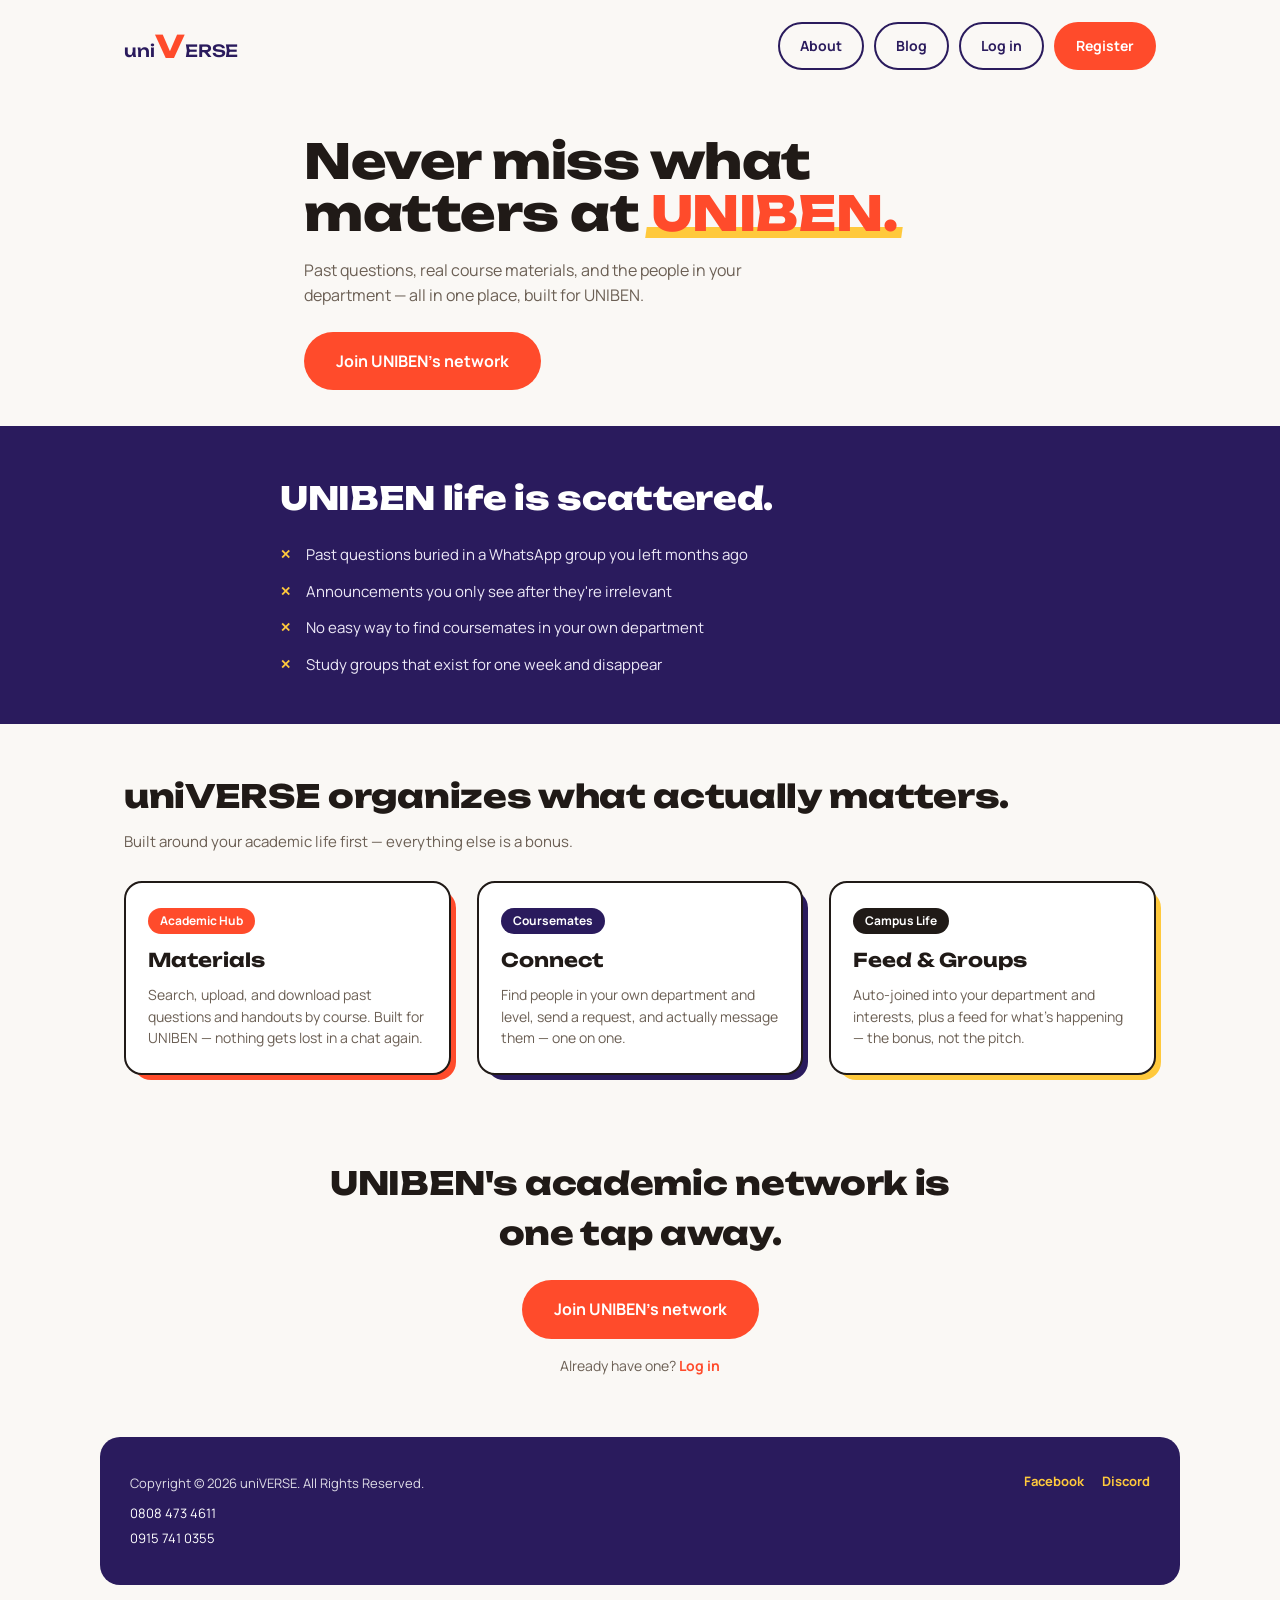
<file: index.html>
<!DOCTYPE html>
<html lang="en">
<head>
<meta charset="UTF-8">
<meta name="viewport" content="width=device-width, initial-scale=1.0">
<title>uniVERSE — Never miss what matters at UNIBEN</title>
<meta name="description" content="Past questions, real course materials, and your coursemates — all in one place, built for UNIBEN.">
<link rel="icon" href="favicon.svg" type="image/svg+xml">

<meta property="og:type" content="website">
<meta property="og:title" content="uniVERSE — Never miss what matters at UNIBEN">
<meta property="og:description" content="Past questions, real course materials, and your coursemates — all in one place, built for UNIBEN.">
<meta property="og:image" content="https://project-1-seven-self.vercel.app/og-image.png">
<meta property="og:url" content="https://project-1-seven-self.vercel.app/">
<meta name="twitter:card" content="summary_large_image">
<meta name="twitter:title" content="uniVERSE — Never miss what matters at UNIBEN">
<meta name="twitter:description" content="Past questions, real course materials, and your coursemates — all in one place, built for UNIBEN.">
<meta name="twitter:image" content="https://project-1-seven-self.vercel.app/og-image.png">

<link rel="preconnect" href="https://fonts.googleapis.com">
<link rel="preconnect" href="https://fonts.gstatic.com" crossorigin>
<link rel="stylesheet" href="https://fonts.googleapis.com/css2?family=Unbounded:wght@500;700;800&family=Manrope:wght@400;500;600;700&display=swap">
<link rel="stylesheet" href="style.css">
</head>
<body>

<header class="site-header">
  <a href="/" class="wordmark" aria-label="uniVERSE home">
    <span class="u">u</span><span class="n">n</span><span class="i">i</span><span class="v-cap">V</span><span class="rest">ERSE</span>
  </a>
  <button class="nav-toggle" id="nav-toggle" aria-label="Menu" aria-expanded="false">
    <span></span><span></span><span></span>
  </button>
  <nav class="header-actions" id="header-actions">
    <a href="/about" class="btn btn-ghost">About</a>
    <a href="/blog" class="btn btn-ghost">Blog</a>
    <a href="/login" class="btn btn-ghost">Log in</a>
    <a href="/register" class="btn btn-primary">Register</a>
  </nav>
</header>

<main>
<section class="hero">
  <h1>Never miss what matters at <em>UNIBEN.</em></h1>
  <p>Past questions, real course materials, and the people in your department — all in one place, built for UNIBEN.</p>
  <a href="/register" class="btn btn-primary btn-hero">Join UNIBEN's network</a>
</section>

<section class="problem-section">
  <div class="problem-inner">
    <h2>UNIBEN life is scattered.</h2>
    <ul class="problem-list">
      <li>Past questions buried in a WhatsApp group you left months ago</li>
      <li>Announcements you only see after they're irrelevant</li>
      <li>No easy way to find coursemates in your own department</li>
      <li>Study groups that exist for one week and disappear</li>
    </ul>
  </div>
</section>

<section class="solution-section">
  <h2>uniVERSE organizes what actually matters.</h2>
  <p class="solution-sub">Built around your academic life first — everything else is a bonus.</p>

  <div class="board" aria-label="What you can do on uniVERSE">
    <article class="note">
      <span class="tag">Academic Hub</span>
      <h3>Materials</h3>
      <p>Search, upload, and download past questions and handouts by course. Built for UNIBEN — nothing gets lost in a chat again.</p>
    </article>

    <article class="note">
      <span class="tag">Coursemates</span>
      <h3>Connect</h3>
      <p>Find people in your own department and level, send a request, and actually message them — one on one.</p>
    </article>

    <article class="note">
      <span class="tag">Campus Life</span>
      <h3>Feed & Groups</h3>
      <p>Auto-joined into your department and interests, plus a feed for what's happening — the bonus, not the pitch.</p>
    </article>
  </div>
</section>

<section class="cta-section">
  <h2>UNIBEN's academic network is one tap away.</h2>
  <a href="/register" class="btn btn-primary btn-hero">Join UNIBEN's network</a>
  <p class="cta-sub">Already have one? <a href="/login">Log in</a></p>
</section>
</main>

<footer class="site-footer">
  <div class="footer-box">
    <div class="footer-meta">
      <div class="footer-copyright">Copyright &copy; 2026 uniVERSE. All Rights Reserved.</div>
      0808 473 4611<br>0915 741 0355
    </div>
    <div class="footer-social">
      <a href="https://www.facebook.com/share/1PFbLoDEQh/" target="_blank" rel="noopener">Facebook</a>
      <a href="https://discord.gg/kX32RCdds" target="_blank" rel="noopener">Discord</a>
    </div>
  </div>
</footer>

<script src="nav.js"></script>
</body>
</html>
</file>
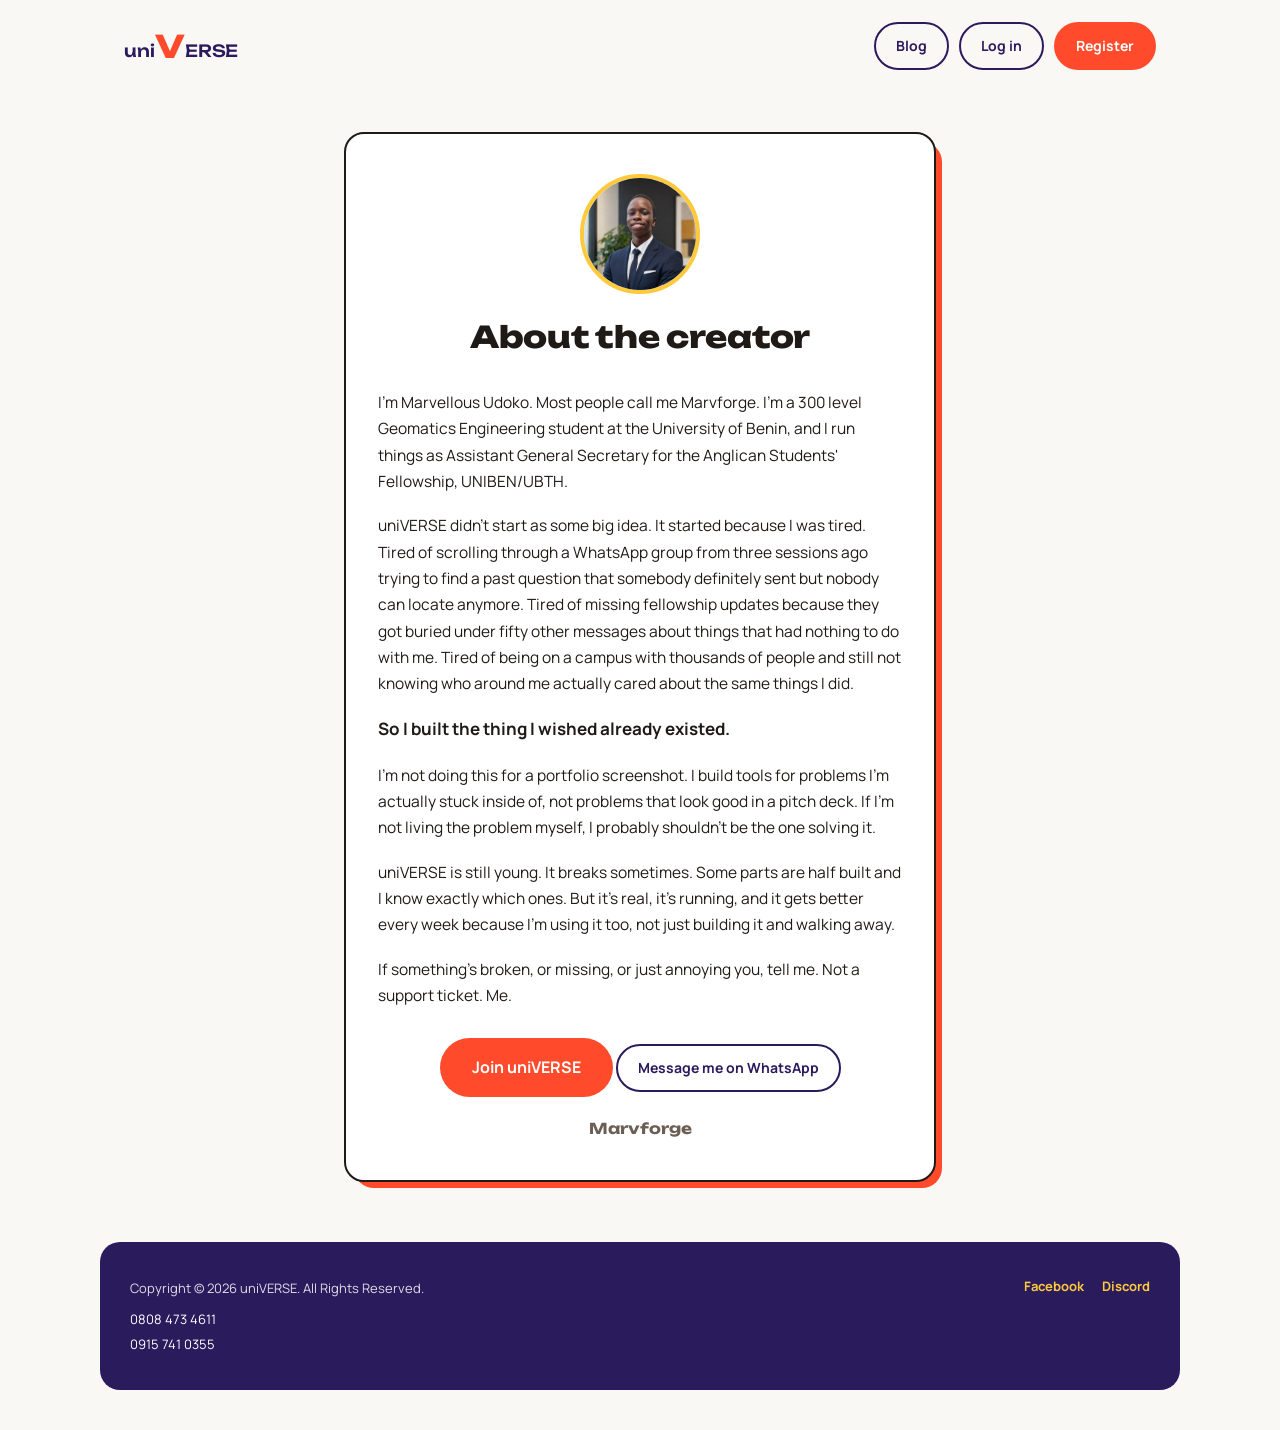
<file: about.html>
<!DOCTYPE html>
<html lang="en">
<head>
<meta charset="UTF-8">
<meta name="viewport" content="width=device-width, initial-scale=1.0">
<title>About — uniVERSE</title>
<meta name="description" content="Who built uniVERSE, and why.">
<link rel="icon" href="favicon.svg" type="image/svg+xml">

<meta property="og:type" content="website">
<meta property="og:title" content="About — uniVERSE">
<meta property="og:description" content="Who built uniVERSE, and why.">
<meta property="og:image" content="https://project-1-seven-self.vercel.app/og-image.png">
<meta property="og:url" content="https://project-1-seven-self.vercel.app/about">
<meta name="twitter:card" content="summary_large_image">
<meta name="twitter:title" content="About — uniVERSE">
<meta name="twitter:description" content="Who built uniVERSE, and why.">
<meta name="twitter:image" content="https://project-1-seven-self.vercel.app/og-image.png">

<link rel="preconnect" href="https://fonts.googleapis.com">
<link rel="preconnect" href="https://fonts.gstatic.com" crossorigin>
<link rel="stylesheet" href="https://fonts.googleapis.com/css2?family=Unbounded:wght@500;700;800&family=Manrope:wght@400;500;600;700&display=swap">
<link rel="stylesheet" href="style.css">
<link rel="stylesheet" href="about.css">
</head>
<body>

<header class="site-header">
  <a href="/" class="wordmark" aria-label="uniVERSE home">
    <span class="u">u</span><span class="n">n</span><span class="i">i</span><span class="v-cap">V</span><span class="rest">ERSE</span>
  </a>
  <button class="nav-toggle" id="nav-toggle" aria-label="Menu" aria-expanded="false">
    <span></span><span></span><span></span>
  </button>
  <nav class="header-actions" id="header-actions">
    <a href="/blog" class="btn btn-ghost">Blog</a>
    <a href="/login" class="btn btn-ghost">Log in</a>
    <a href="/register" class="btn btn-primary">Register</a>
  </nav>
</header>

<main class="about-wrap">
  <section class="about-card">
    <img src="creator-photo.jpg" alt="Marvforge" class="about-avatar">
    <h1>About the creator</h1>

    <div class="about-body">
      <p>I'm Marvellous Udoko. Most people call me Marvforge. I'm a 300 level Geomatics Engineering student at the University of Benin, and I run things as Assistant General Secretary for the Anglican Students' Fellowship, UNIBEN/UBTH.</p>

      <p>uniVERSE didn't start as some big idea. It started because I was tired. Tired of scrolling through a WhatsApp group from three sessions ago trying to find a past question that somebody definitely sent but nobody can locate anymore. Tired of missing fellowship updates because they got buried under fifty other messages about things that had nothing to do with me. Tired of being on a campus with thousands of people and still not knowing who around me actually cared about the same things I did.</p>

      <p class="about-emphasis">So I built the thing I wished already existed.</p>

      <p>I'm not doing this for a portfolio screenshot. I build tools for problems I'm actually stuck inside of, not problems that look good in a pitch deck. If I'm not living the problem myself, I probably shouldn't be the one solving it.</p>

      <p>uniVERSE is still young. It breaks sometimes. Some parts are half built and I know exactly which ones. But it's real, it's running, and it gets better every week because I'm using it too, not just building it and walking away.</p>

      <p>If something's broken, or missing, or just annoying you, tell me. Not a support ticket. Me.</p>
    </div>

    <a href="/register" class="btn btn-primary btn-hero about-cta">Join uniVERSE</a>
    <a href="https://wa.me/2348084734611" target="_blank" rel="noopener" class="btn btn-ghost about-whatsapp">Message me on WhatsApp</a>

    <p class="about-signoff">Marvforge</p>
  </section>
</main>

<footer class="site-footer">
  <div class="footer-box">
    <div class="footer-meta">
      <div class="footer-copyright">Copyright &copy; 2026 uniVERSE. All Rights Reserved.</div>
      0808 473 4611<br>0915 741 0355
    </div>
    <div class="footer-social">
      <a href="https://www.facebook.com/share/1PFbLoDEQh/" target="_blank" rel="noopener">Facebook</a>
      <a href="https://discord.gg/kX32RCdds" target="_blank" rel="noopener">Discord</a>
    </div>
  </div>
</footer>

<script src="nav.js"></script>
</body>
</html>
</file>
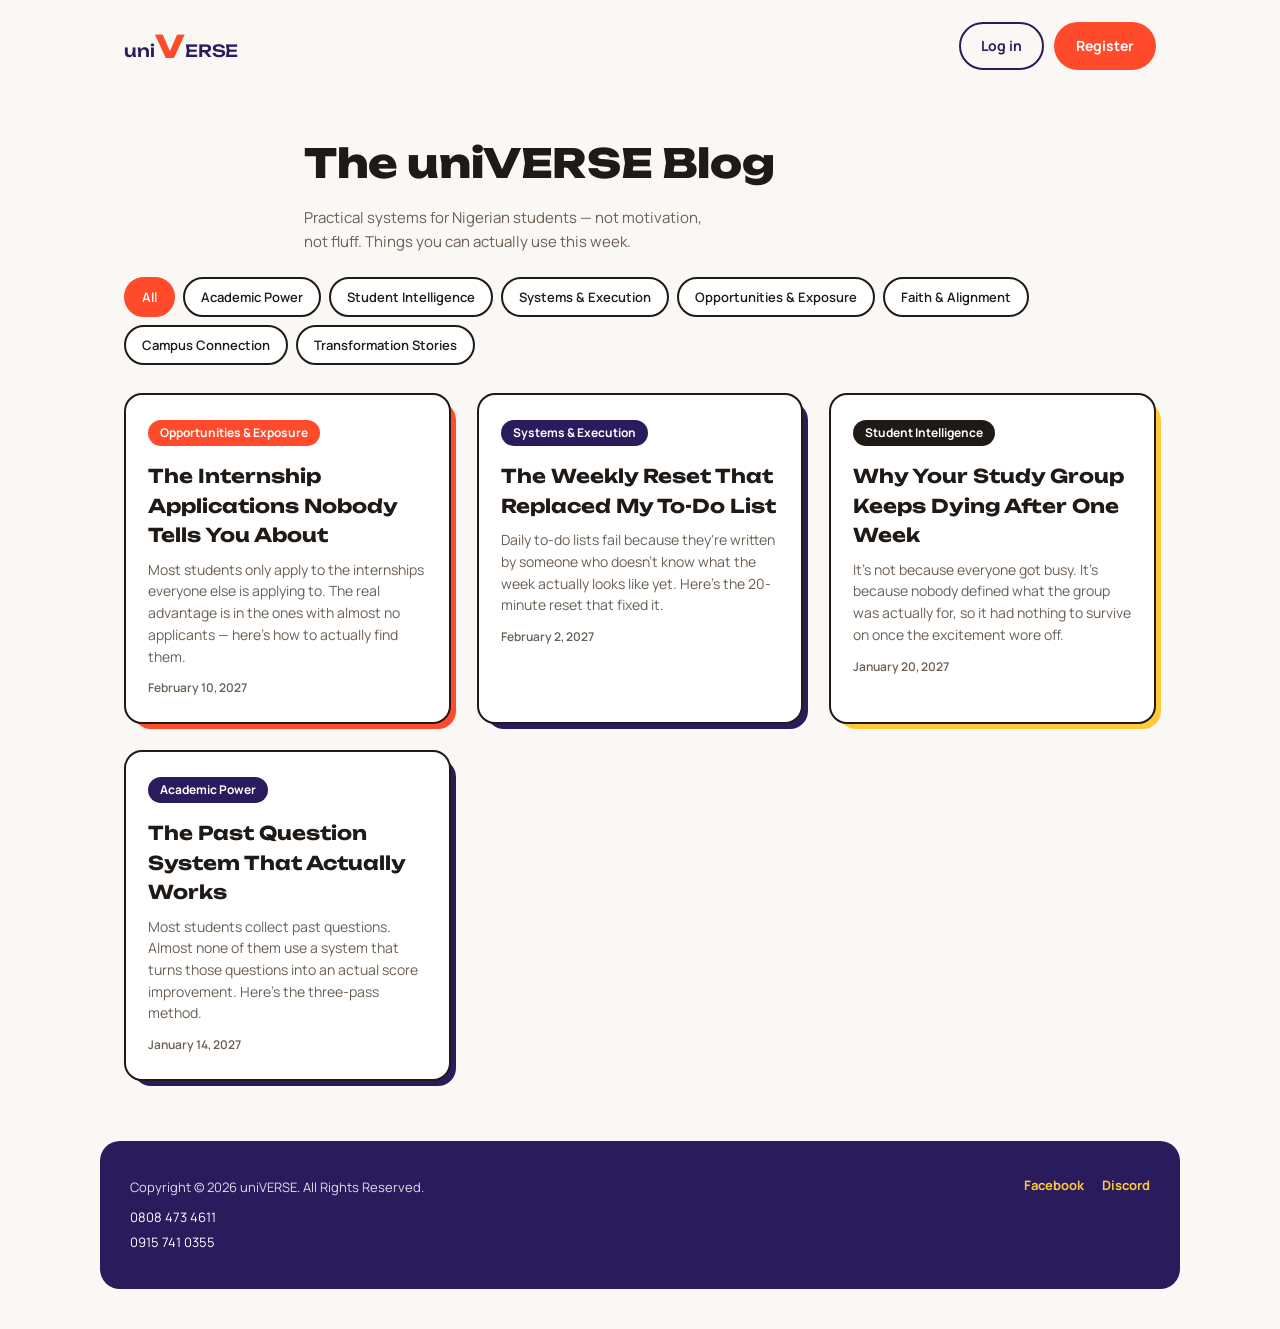
<file: blog.html>
<!DOCTYPE html>
<html lang="en">
<head>
<meta charset="UTF-8">
<meta name="viewport" content="width=device-width, initial-scale=1.0">
<title>Blog — uniVERSE</title>
<meta name="description" content="Practical, specific systems for Nigerian students — academics, discipline, opportunities, and campus life.">
<link rel="icon" href="favicon.svg" type="image/svg+xml">

<meta property="og:type" content="website">
<meta property="og:title" content="The uniVERSE Blog">
<meta property="og:description" content="Practical, specific systems for Nigerian students — academics, discipline, opportunities, and campus life.">
<meta property="og:image" content="https://project-1-seven-self.vercel.app/og-image.png">
<meta property="og:url" content="https://project-1-seven-self.vercel.app/blog">
<meta name="twitter:card" content="summary_large_image">
<meta name="twitter:title" content="The uniVERSE Blog">
<meta name="twitter:description" content="Practical, specific systems for Nigerian students — academics, discipline, opportunities, and campus life.">
<meta name="twitter:image" content="https://project-1-seven-self.vercel.app/og-image.png">

<link rel="preconnect" href="https://fonts.googleapis.com">
<link rel="preconnect" href="https://fonts.gstatic.com" crossorigin>
<link rel="stylesheet" href="https://fonts.googleapis.com/css2?family=Unbounded:wght@500;700;800&family=Manrope:wght@400;500;600;700&display=swap">
<link rel="stylesheet" href="style.css">
<link rel="stylesheet" href="blog.css">
</head>
<body>

<header class="site-header">
  <a href="/" class="wordmark" aria-label="uniVERSE home">
    <span class="u">u</span><span class="n">n</span><span class="i">i</span><span class="v-cap">V</span><span class="rest">ERSE</span>
  </a>
  <button class="nav-toggle" id="nav-toggle" aria-label="Menu" aria-expanded="false">
    <span></span><span></span><span></span>
  </button>
  <nav class="header-actions" id="header-actions">
    <a href="/login" class="btn btn-ghost">Log in</a>
    <a href="/register" class="btn btn-primary">Register</a>
  </nav>
</header>

<main>
<section class="blog-hero">
  <h1>The uniVERSE Blog</h1>
  <p>Practical systems for Nigerian students — not motivation, not fluff. Things you can actually use this week.</p>
</section>

<div class="blog-filters" id="blog-filters"></div>

<div class="blog-grid" id="blog-grid"></div>
</main>

<footer class="site-footer">
  <div class="footer-box">
    <div class="footer-meta">
      <div class="footer-copyright">Copyright &copy; 2026 uniVERSE. All Rights Reserved.</div>
      0808 473 4611<br>0915 741 0355
    </div>
    <div class="footer-social">
      <a href="https://www.facebook.com/share/1PFbLoDEQh/" target="_blank" rel="noopener">Facebook</a>
      <a href="https://discord.gg/kX32RCdds" target="_blank" rel="noopener">Discord</a>
    </div>
  </div>
</footer>

<script src="blog-posts.js"></script>
<script src="blog.js"></script>
<script src="nav.js"></script>
</body>
</html>
</file>
<file: style.css>
/* ============================================================
   uniVERSE — shared styles
   Identity: off-white base, coral primary, indigo depth, yellow spark
   Type: Unbounded (display) + Manrope (body) — no monospace, no eyebrows
   ============================================================ */

/* Fonts (Unbounded, Manrope) are loaded via <link rel="preconnect"> +
   <link rel="stylesheet"> in each page's <head>, not @import — @import
   blocks CSSOM construction and adds an extra discovery round-trip
   the browser can't parallelize with other resources. */

:root {
  --bg: #FAF8F5;
  --ink: #201A17;
  --ink-soft: #6B5F54;
  --coral: #FF4B2B;
  --coral-deep: #E23B1C;
  --indigo: #2A1B5D;
  --yellow: #FFC93C;
  --card: #FFFFFF;
  --card-line: #ECE6DD;
  --sticker-shadow: rgba(42, 27, 93, 0.14);

  --font-display: 'Unbounded', sans-serif;
  --font-body: 'Manrope', sans-serif;
}

* { box-sizing: border-box; margin: 0; padding: 0; }

[hidden] {
  display: none !important;
}

html { scroll-behavior: smooth; }

body {
  background: var(--bg);
  color: var(--ink);
  font-family: var(--font-body);
  line-height: 1.55;
  -webkit-font-smoothing: antialiased;
}

a { color: inherit; text-decoration: none; }
img { max-width: 100%; display: block; }
button, input, textarea, select { font-family: inherit; }

:focus-visible {
  outline: 2px solid var(--coral);
  outline-offset: 3px;
}

@media (prefers-reduced-motion: reduce) {
  *, *::before, *::after {
    animation-duration: 0.001ms !important;
    animation-iteration-count: 1 !important;
    transition-duration: 0.001ms !important;
    scroll-behavior: auto !important;
  }
}

/* ---------- Header ---------- */

.site-header {
  display: flex;
  align-items: center;
  justify-content: space-between;
  flex-wrap: wrap;
  gap: 10px;
  padding: 22px 24px;
  max-width: 1080px;
  margin: 0 auto;
  position: relative;
}

.wordmark {
  font-family: var(--font-display);
  font-size: 24px;
  font-weight: 700;
  letter-spacing: -0.01em;
  color: var(--indigo);
  position: relative;
  display: inline-flex;
  align-items: baseline;
}

.wordmark .u,
.wordmark .n,
.wordmark .i {
  font-size: 0.7em;
  font-weight: 500;
  margin-right: 0.02em;
}

.wordmark .v-cap {
  font-size: 1.3em;
  font-weight: 800;
  color: var(--coral);
  display: inline-block;
  transform: translateY(0.04em);
}

.wordmark .rest {
  font-size: 0.7em;
  font-weight: 500;
}

.header-actions {
  display: flex;
  gap: 10px;
  align-items: center;
}

.nav-toggle {
  display: none;
  flex-direction: column;
  justify-content: center;
  align-items: center;
  gap: 5px;
  width: 38px;
  height: 38px;
  background: var(--card);
  border: 2px solid var(--ink);
  border-radius: 10px;
  cursor: pointer;
  padding: 0;
  flex-shrink: 0;
}

.nav-toggle span {
  display: block;
  width: 16px;
  height: 2px;
  background: var(--ink);
  transition: transform 0.2s ease, opacity 0.2s ease;
}

.nav-toggle.is-active span:nth-child(1) { transform: translateY(7px) rotate(45deg); }
.nav-toggle.is-active span:nth-child(2) { opacity: 0; }
.nav-toggle.is-active span:nth-child(3) { transform: translateY(-7px) rotate(-45deg); }

@media (max-width: 640px) {
  .nav-toggle { display: flex; }

  .header-actions {
    display: none;
    position: absolute;
    top: calc(100% - 6px);
    right: 24px;
    left: 24px;
    background: var(--card);
    border: 2px solid var(--ink);
    border-radius: 16px;
    box-shadow: 6px 6px 0 var(--sticker-shadow);
    padding: 12px;
    flex-direction: column;
    gap: 8px;
    z-index: 100;
  }

  .header-actions.is-open {
    display: flex;
  }

  .header-actions .btn {
    width: 100%;
    text-align: center;
  }

  .header-actions .auth-hint {
    text-align: center;
    padding: 8px 0;
  }
}

.auth-hint {
  font-size: 13px;
  color: var(--ink-soft);
}

.auth-hint a {
  color: var(--coral);
  font-weight: 700;
}

.btn {
  font-family: var(--font-body);
  font-weight: 700;
  font-size: 14px;
  padding: 11px 20px;
  border-radius: 999px;
  border: 2px solid transparent;
  cursor: pointer;
  transition: transform 0.15s ease, background 0.15s ease, border-color 0.15s ease, box-shadow 0.15s ease;
  white-space: nowrap;
}

@media (hover: hover) {
  .btn:hover {
    transform: translateY(-2px);
  }
  .btn-primary:hover {
    box-shadow: 0 4px 0 var(--coral-deep);
  }
  .btn-ghost:hover {
    box-shadow: 0 4px 0 var(--indigo);
  }
}

.btn:active { transform: scale(0.96); }

.btn-primary {
  background: var(--coral);
  color: #fff;
}
.btn-primary:hover { background: var(--coral-deep); }

.btn-ghost {
  background: transparent;
  border-color: var(--indigo);
  color: var(--indigo);
}
.btn-ghost:hover { background: rgba(42,27,93,0.06); }

.btn-block {
  width: 100%;
  padding: 13px 18px;
  font-size: 15px;
  margin-top: 6px;
}

/* ---------- Hero ---------- */

.hero {
  max-width: 720px;
  margin: 44px auto 36px;
  padding: 0 24px;
  text-align: left;
}

.hero h1 {
  font-family: var(--font-display);
  font-weight: 800;
  font-size: clamp(32px, 7vw, 48px);
  line-height: 1.08;
  color: var(--ink);
  margin-bottom: 18px;
  letter-spacing: -0.01em;
}

.hero h1 em {
  font-style: normal;
  color: var(--coral);
  position: relative;
  display: inline-block;
}

.hero h1 em::after {
  content: '';
  position: absolute;
  left: -2%;
  right: -2%;
  bottom: 0.06em;
  height: 0.22em;
  background: var(--yellow);
  z-index: -1;
  transform: skewX(-8deg);
}

.hero p {
  font-size: 16px;
  color: var(--ink-soft);
  max-width: 46ch;
  margin-bottom: 24px;
}

.btn-hero {
  padding: 15px 30px;
  font-size: 16px;
  display: inline-block;
}

/* ---------- Problem section ---------- */

.problem-section {
  background: var(--indigo);
  padding: 48px 24px;
  margin: 12px 0 0;
}

.problem-inner {
  max-width: 720px;
  margin: 0 auto;
}

.problem-section h2 {
  font-family: var(--font-display);
  font-weight: 800;
  font-size: clamp(24px, 5vw, 32px);
  color: #fff;
  margin-bottom: 20px;
  letter-spacing: -0.01em;
}

.problem-list {
  list-style: none;
  display: flex;
  flex-direction: column;
  gap: 14px;
}

.problem-list li {
  color: #EDE9F7;
  font-size: 15px;
  padding-left: 26px;
  position: relative;
  line-height: 1.5;
}

.problem-list li::before {
  content: '\2715';
  position: absolute;
  left: 0;
  top: 1px;
  color: var(--yellow);
  font-weight: 700;
  font-size: 13px;
}

/* ---------- Solution section ---------- */

.solution-section {
  max-width: 1080px;
  margin: 0 auto;
  padding: 48px 24px 12px;
  text-align: left;
}

.solution-section h2 {
  font-family: var(--font-display);
  font-weight: 800;
  font-size: clamp(24px, 5vw, 32px);
  color: var(--ink);
  margin-bottom: 8px;
  letter-spacing: -0.01em;
}

.solution-sub {
  font-size: 15px;
  color: var(--ink-soft);
  margin-bottom: 8px;
}

/* ---------- Closing CTA ---------- */

.cta-section {
  max-width: 720px;
  margin: 20px auto 0;
  padding: 52px 24px 60px;
  text-align: center;
}

.cta-section h2 {
  font-family: var(--font-display);
  font-weight: 800;
  font-size: clamp(24px, 5vw, 32px);
  color: var(--ink);
  margin-bottom: 22px;
  letter-spacing: -0.01em;
}

.cta-sub {
  font-size: 14px;
  color: var(--ink-soft);
  margin-top: 16px;
}

.cta-sub a {
  color: var(--coral);
  font-weight: 700;
}

@media (max-width: 480px) {
  .problem-section { padding: 36px 18px; margin-top: 8px; }
  .solution-section { padding: 36px 18px 8px; }
  .cta-section { padding: 40px 18px 48px; }
}

/* ---------- Sticker cards (feature cards) ---------- */

.board {
  max-width: 1080px;
  margin: 0 auto;
  padding: 20px 0 0;
  display: grid;
  grid-template-columns: repeat(auto-fit, minmax(220px, 1fr));
  gap: 26px;
}

.note {
  background: var(--card);
  border: 2px solid var(--ink);
  border-radius: 18px;
  padding: 24px 22px;
  position: relative;
}

.note::before {
  content: '';
  position: absolute;
  inset: 0;
  border-radius: 18px;
  background: var(--indigo);
  transform: translate(7px, 7px);
  z-index: -1;
}

.note:nth-child(1)::before { background: var(--coral); }
.note:nth-child(2)::before { background: var(--indigo); }
.note:nth-child(3)::before { background: var(--yellow); }

.note .tag {
  display: inline-block;
  font-family: var(--font-body);
  font-size: 12px;
  font-weight: 700;
  color: #fff;
  background: var(--indigo);
  padding: 4px 12px;
  border-radius: 999px;
  margin-bottom: 12px;
}

.note:nth-child(1) .tag { background: var(--coral); }
.note:nth-child(3) .tag { background: var(--ink); }

.note h3 {
  font-family: var(--font-display);
  font-size: 19px;
  font-weight: 700;
  margin-bottom: 8px;
  color: var(--ink);
}

.note p {
  font-size: 14px;
  color: var(--ink-soft);
}

/* ---------- Auth pages ---------- */

.auth-wrap {
  max-width: 480px;
  margin: 36px auto 56px;
  padding: 0 24px;
}

.auth-card {
  background: var(--card);
  border: 2px solid var(--ink);
  border-radius: 20px;
  padding: 34px 28px 30px;
  position: relative;
}

.auth-card::before {
  content: '';
  position: absolute;
  inset: 0;
  border-radius: 20px;
  background: var(--coral);
  transform: translate(8px, 8px);
  z-index: -1;
}

.auth-title {
  font-family: var(--font-display);
  font-weight: 800;
  font-size: 27px;
  color: var(--ink);
  margin-bottom: 8px;
  letter-spacing: -0.01em;
}

.auth-sub {
  font-size: 14px;
  color: var(--ink-soft);
  margin-bottom: 26px;
}

.auth-form {
  display: flex;
  flex-direction: column;
  gap: 16px;
}

.field {
  display: flex;
  flex-direction: column;
  gap: 6px;
}

.field-label {
  font-family: var(--font-body);
  font-size: 12.5px;
  font-weight: 700;
  color: var(--indigo);
}

.optional-tag {
  color: var(--ink-soft);
  font-weight: 500;
}

.field input,
.field select {
  background: var(--bg);
  border: 2px solid var(--card-line);
  border-radius: 12px;
  padding: 12px 14px;
  font-size: 16px;
  color: var(--ink);
  transition: border-color 0.15s ease;
}

.field input:focus,
.field select:focus {
  border-color: var(--coral);
}

.field select {
  appearance: none;
  background-image: url("data:image/svg+xml,%3Csvg xmlns='http://www.w3.org/2000/svg' width='12' height='8'%3E%3Cpath d='M1 1l5 5 5-5' stroke='%232A1B5D' stroke-width='1.6' fill='none' fill-rule='evenodd'/%3E%3C/svg%3E");
  background-repeat: no-repeat;
  background-position: right 14px center;
  padding-right: 34px;
}

.field-error {
  font-size: 12px;
  color: var(--coral-deep);
  min-height: 15px;
  display: block;
  font-weight: 600;
}

.field input.is-invalid,
.field select.is-invalid,
.combobox-input.is-invalid {
  border-color: var(--coral);
  background: #FFF3F0;
}

.field-hint {
  font-size: 12px;
  color: var(--ink-soft);
  min-height: 15px;
  display: block;
}

.field-hint.is-match {
  color: #1D7A45;
  font-weight: 600;
}

.forgot-link {
  display: block;
  text-align: right;
  font-size: 13px;
  color: var(--coral);
  font-weight: 700;
  margin-top: -6px;
}

.auth-footnote {
  font-size: 12px;
  color: var(--ink-soft);
  text-align: center;
  margin-top: 20px;
}

.onboarding-actions {
  display: flex;
  flex-direction: column;
  gap: 10px;
  margin-top: 20px;
}

@media (max-width: 480px) {
  .auth-wrap { margin: 24px auto 40px; padding: 0 18px; }
  .auth-card { padding: 26px 20px 24px; }
  .combobox-list { max-height: 180px; }
}

/* ---------- Combobox (school picker) ---------- */

.combobox {
  position: relative;
}

.combobox-input {
  width: 100%;
  background: var(--bg);
  border: 2px solid var(--card-line);
  border-radius: 12px;
  padding: 12px 14px;
  font-size: 16px;
  color: var(--ink);
  font-family: var(--font-body);
  transition: border-color 0.15s ease;
}

.combobox-input:focus {
  border-color: var(--coral);
}

.combobox-list {
  position: absolute;
  top: calc(100% + 6px);
  left: 0;
  right: 0;
  max-height: 240px;
  overflow-y: auto;
  background: var(--card);
  border: 2px solid var(--ink);
  border-radius: 14px;
  box-shadow: 6px 6px 0 var(--sticker-shadow);
  list-style: none;
  z-index: 20;
}

.combobox-option {
  padding: 11px 14px;
  cursor: pointer;
  display: flex;
  flex-direction: column;
  gap: 2px;
  border-bottom: 1px solid var(--card-line);
}

.combobox-option:last-child { border-bottom: none; }

.combobox-option:hover,
.combobox-option:focus,
.combobox-option.is-active {
  background: #FFF3F0;
}

.opt-name {
  font-size: 14px;
  color: var(--ink);
  font-weight: 500;
}

.opt-meta {
  font-size: 11px;
  color: var(--ink-soft);
}

.combobox-other .opt-name {
  color: var(--coral);
  font-weight: 600;
}

.combobox-empty {
  padding: 12px 14px;
  font-size: 13px;
  color: var(--ink-soft);
  font-style: italic;
}

/* ---------- Interest picker ---------- */

.interest-counter {
  font-size: 13px;
  font-weight: 700;
  color: var(--coral);
  margin-bottom: 14px;
}

.interest-category {
  font-family: var(--font-body);
  font-size: 12px;
  font-weight: 700;
  color: var(--indigo);
  margin: 18px 0 9px;
}

.interest-category:first-of-type { margin-top: 0; }

.interest-chips {
  display: flex;
  flex-wrap: wrap;
  gap: 8px;
}

.interest-chip {
  font-family: var(--font-body);
  font-size: 13px;
  font-weight: 600;
  padding: 9px 15px;
  border-radius: 999px;
  border: 2px solid var(--card-line);
  background: var(--bg);
  color: var(--ink);
  cursor: pointer;
  transition: all 0.15s ease;
}

.interest-chip.is-selected {
  background: var(--coral);
  border-color: var(--coral);
  color: #fff;
}

.interest-chip.is-disabled {
  opacity: 0.4;
  cursor: not-allowed;
}

/* ---------- Footer ---------- */

.site-footer {
  padding: 0 24px 40px;
}

.footer-box {
  max-width: 1080px;
  margin: 0 auto;
  background: var(--indigo);
  border-radius: 20px;
  padding: 34px 30px;
  display: flex;
  flex-wrap: wrap;
  justify-content: space-between;
  gap: 22px;
}

.footer-meta {
  font-size: 13px;
  color: #fff;
  line-height: 1.9;
}

.footer-meta .footer-copyright {
  font-size: 13px;
  color: #fff;
  opacity: 0.85;
  margin-bottom: 6px;
}

.footer-social {
  display: flex;
  gap: 18px;
  align-items: flex-start;
}

.footer-social a {
  font-size: 13px;
  font-weight: 700;
  color: var(--yellow);
}

@media (max-width: 480px) {
  .site-header { padding: 18px 18px; }
  .hero { margin: 32px auto 28px; padding: 0 18px; }
  .board { padding: 14px 0 0; }
  .site-footer { padding: 0 18px 32px; }
  .footer-box { flex-direction: column; padding: 26px 22px; }
}
</file>
<file: about.css>
/* ============================================================
   uniVERSE — about page
   Built on the same tokens/identity as style.css
   ============================================================ */

.about-wrap {
  max-width: 640px;
  margin: 40px auto 60px;
  padding: 0 24px;
}

.about-card {
  background: var(--card);
  border: 2px solid var(--ink);
  border-radius: 20px;
  padding: 40px 32px;
  text-align: center;
  position: relative;
}

.about-card::before {
  content: '';
  position: absolute;
  inset: 0;
  border-radius: 20px;
  background: var(--coral);
  transform: translate(8px, 8px);
  z-index: -1;
}

.about-avatar {
  width: 120px;
  height: 120px;
  border-radius: 50%;
  object-fit: cover;
  display: block;
  margin: 0 auto 20px;
  border: 4px solid var(--yellow);
}

.about-card h1 {
  font-family: var(--font-display);
  font-weight: 800;
  font-size: clamp(24px, 5vw, 30px);
  color: var(--ink);
  margin-bottom: 28px;
  letter-spacing: -0.01em;
}

.about-body {
  text-align: left;
}

.about-body p {
  font-size: 15.5px;
  line-height: 1.7;
  color: var(--ink);
  margin-bottom: 18px;
}

.about-emphasis {
  font-weight: 700;
  font-size: 17px !important;
  color: var(--coral);
}

.about-cta {
  display: inline-block;
  margin-top: 12px;
}

.about-whatsapp {
  display: inline-block;
  margin-top: 10px;
}

.about-signoff {
  font-family: var(--font-display);
  font-weight: 700;
  font-size: 15px;
  color: var(--ink-soft);
  margin-top: 20px;
}

@media (max-width: 480px) {
  .about-wrap { margin: 28px auto 44px; padding: 0 18px; }
  .about-card { padding: 30px 22px; }
}
</file>
<file: blog.css>
/* ============================================================
   uniVERSE — blog styles
   Built on the same tokens/identity as style.css
   ============================================================ */

.blog-hero {
  max-width: 720px;
  margin: 40px auto 24px;
  padding: 0 24px;
  text-align: left;
}

.blog-hero h1 {
  font-family: var(--font-display);
  font-weight: 800;
  font-size: clamp(28px, 6vw, 40px);
  color: var(--ink);
  margin-bottom: 12px;
  letter-spacing: -0.01em;
}

.blog-hero p {
  font-size: 15px;
  color: var(--ink-soft);
  max-width: 46ch;
}

.blog-filters {
  max-width: 1080px;
  margin: 0 auto;
  padding: 0 24px 28px;
  display: flex;
  flex-wrap: wrap;
  gap: 8px;
}

.blog-chip {
  font-family: var(--font-body);
  font-size: 13px;
  font-weight: 600;
  padding: 9px 16px;
  border-radius: 999px;
  border: 2px solid var(--ink);
  background: var(--card);
  color: var(--ink);
  cursor: pointer;
  white-space: nowrap;
}

.blog-chip.is-active {
  background: var(--coral);
  border-color: var(--coral);
  color: #fff;
}

.blog-grid {
  max-width: 1080px;
  margin: 0 auto;
  padding: 0 24px 60px;
  display: grid;
  grid-template-columns: repeat(auto-fit, minmax(260px, 1fr));
  gap: 26px;
}

.blog-card {
  display: block;
  text-decoration: none;
  cursor: pointer;
}

.blog-card h3 {
  margin-top: 4px;
}

.blog-card-date {
  display: block;
  font-size: 12px;
  color: var(--ink-soft);
  font-weight: 600;
  margin-top: 12px;
}

/* ---------- Single post page ---------- */

.post-wrap {
  max-width: 680px;
  margin: 0 auto;
  padding: 40px 24px 60px;
}

.back-link-static {
  display: block;
  font-size: 13px;
  font-weight: 700;
  color: var(--coral);
  margin-bottom: 20px;
}

.post-category-tag {
  display: inline-block;
  background: var(--indigo);
  color: #fff;
  margin-bottom: 14px;
}

.post-title {
  font-family: var(--font-display);
  font-weight: 800;
  font-size: clamp(26px, 6vw, 36px);
  color: var(--ink);
  line-height: 1.15;
  margin-bottom: 10px;
  letter-spacing: -0.01em;
}

.post-meta {
  font-size: 13px;
  color: var(--ink-soft);
  font-weight: 600;
  margin-bottom: 30px;
}

.post-body p {
  font-size: 16px;
  line-height: 1.7;
  color: var(--ink);
  margin-bottom: 20px;
}

.post-cta {
  margin-top: 20px;
}

@media (max-width: 480px) {
  .blog-hero { margin: 28px auto 20px; padding: 0 18px; }
  .blog-filters { padding: 0 18px 22px; }
  .blog-grid { padding: 0 18px 48px; }
  .post-wrap { padding: 28px 18px 48px; }
}
</file>
